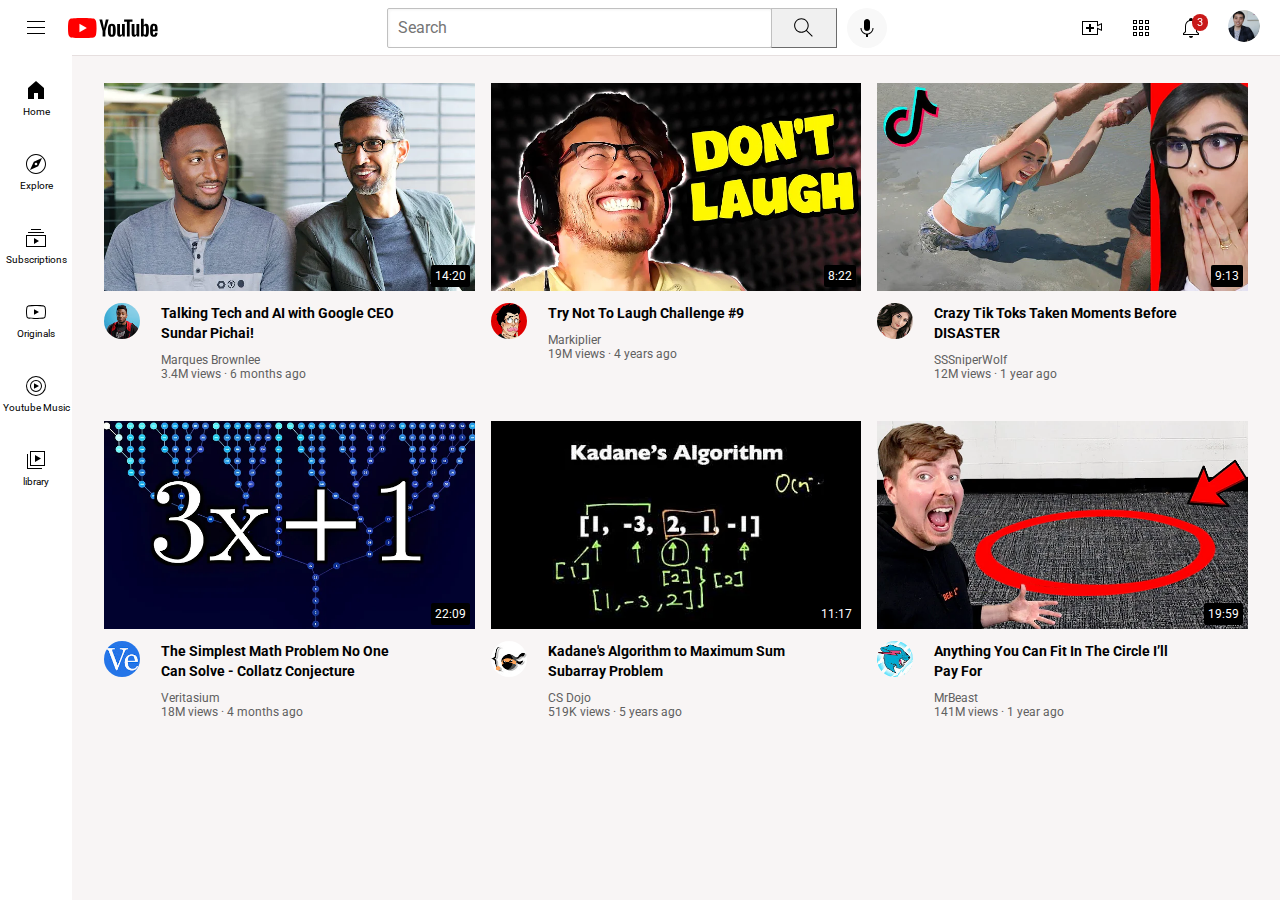
<file: index.html>
<!DOCTYPE html>
<html>
<head>
    <title>Youtube.com Clone</title>

    <link rel="preconnect" href="https://fonts.googleapis.com">
<link rel="preconnect" href="https://fonts.gstatic.com" crossorigin>
<link href="https://fonts.googleapis.com/css2?family=Roboto:ital,wght@0,100;0,300;0,400;0,500;0,700;0,900;1,100;1,300;1,400;1,500;1,700;1,900&display=swap" rel="stylesheet">
   

<link rel="stylesheet" href="styles/general.css">
<link rel="stylesheet" href="styles/header.css">
<link rel="stylesheet" href="styles/video.css">
<link rel="stylesheet" href="styles/sidebar.css">
</head>
 <body>

    <div class="header">
        <div class="left-section">
            <img class="hamburger-menu" src="icons/hamburger-menu.svg">
            <img class="youtube-logo" src="icons/youtube-logo.svg">
        </section></div>
        <div class="middle-section"><input class="search-bar" type="text" placeholder="Search">
        <button class="search-button">
            <img class="search-icon" src="icons/search.svg">
            <div class="tooltip">Search</div>
        </button>
        <button class="voice-button">
            <img class="voice-icon" src="icons/voice-search-icon.svg">
            <div class="tooltip">Search with your voice</div>
        </button>
        </div>
        <div class="right-section">
            <div class="upload-icon-container"><img class="upload-icon" src="icons/upload.svg">
                <div class="tooltip">Create</div></div>
            <div class="youtube-apps-icon-container"><img class="youtube-apps-icon" src="icons/youtube-apps.svg">
             <div class="tooltip">Youtube Apps</div>
            </div>
            <div> <div class="notication-icon-container">
                <img class="notifications-icon" src="icons/notifications.svg">
                <div class="tooltip">Notifications</div>
                <div class="notication-count">3</div>
               </div></div>
            <div><img class="current-user-pictures" src="channel-pictures/my-channel.jpeg"></div>      
               
                      
        </div>
        
    </div>
    <div class="sidebar">
        <div class="sidebar-link">
            <img src="icons/home.svg">
            <div>Home</div>
        </div>
        <div class="sidebar-link">
            <img src="icons/explore.svg">
            <div>Explore</div>
        </div>
        <div class="sidebar-link">
            <img src="icons/subscriptions.svg">
            <div>Subscriptions</div>
        </div>
        <div class="sidebar-link">
            <img src="icons/originals.svg">
            <div>Originals</div>
        </div>
        <div class="sidebar-link">
            <img src="icons/youtube-music.svg">
            <div>Youtube Music</div>
        </div>
        <div class="sidebar-link">
            <img src="icons/library.svg">
            <div>library</div>
        </div>
    </div>
    
 <div class="video-grid">           
    <div class="video-preview">
            <div class="thumbnail-row">
            <img class="thumbnail" src="thumbnails/thumbnail-1.webp">
            <div class="video-time">14:20</div>
            </div>
            <div class="video-info-grid">
                    <div class="channel-pic1"><img class="prf1" src="channel-pictures/channel-1.jpeg"></div>
                
            <div class="video-info"><p class="video-title">Talking Tech and AI with Google CEO Sundar Pichai!</p>
                <p class="video-author">Marques Brownlee</p>
                <p class="video-stats">3.4M views 	&middot; 6 months ago</p></div>
            </div>
            
        </div>
        

    
    <div class="video-preview">
        <div class="thumbnail-row">
        <img class="thumbnail" src="thumbnails/thumbnail-2.webp">
        <div class="video-time">8:22</div>
        </div>
        <div class="video-info-grid">
                <div class="channel-pic1"><img class="prf1" src="channel-pictures/channel-2.jpeg"></div>
            
        <div class="video-info"><p class="video-title">
            Try Not To Laugh Challenge #9</p>
            <p class="video-author">Markiplier</p>
            <p class="video-stats">19M views · 4 years ago </p></div>
        </div>
       

    </div>
    
    <div class="video-preview">
        <div class="thumbnail-row">
        <img class="thumbnail" src="thumbnails/thumbnail-3.webp">
        <div class="video-time">9:13</div> 
        </div>
        <div class="video-info-grid">
                <div class="channel-pic1"><img class="prf1" src="channel-pictures/channel-3.jpeg"></div>
            
        <div class="video-info"><p class="video-title">Crazy Tik Toks Taken Moments Before DISASTER</p>
            <p class="video-author">SSSniperWolf</p>
            <p class="video-stats">12M views · 1 year ago</p></div>
        </div>
        
    </div>
    
    <div class="video-preview">
        <div class="thumbnail-row">
        <img class="thumbnail" src="thumbnails/thumbnail-4.webp">
        <div class="video-time">22:09</div>
        </div>
        <div class="video-info-grid">
                <div class="channel-pic1"><img class="prf1" src="channel-pictures/channel-4.jpeg"></div>
            
        <div class="video-info"><p class="video-title">
            The Simplest Math Problem No One Can Solve - Collatz Conjecture</p>
            <p class="video-author">Veritasium</p>
            <p class="video-stats">18M views · 4 months ago</p></div>
        </div>
       

    </div>


<div class="video-preview">
    <div class="thumbnail-row">
    <img class="thumbnail" src="thumbnails/thumbnail-5.webp">
    <div class="video-time">11:17</div>
    </div>
    <div class="video-info-grid">
            <div class="channel-pic1"><img class="prf1" src="channel-pictures/channel-5.jpeg"></div>
        
    <div class="video-info"><p class="video-title">
        Kadane's Algorithm to Maximum Sum Subarray Problem</p>
        <p class="video-author">CS Dojo</p>
        <p class="video-stats">519K views · 5 years ago</p></div>
    </div>
    
</div>

<div class="video-preview">
    <div class="thumbnail-row">
    <img class="thumbnail" src="thumbnails/thumbnail-6.webp">
    <div class="video-time">19:59</div>
    </div>
    <div class="video-info-grid">
            <div class="channel-pic1"><img class="prf1" src="channel-pictures/channel-6.jpeg"></div>
        
    <div class="video-info"><p class="video-title">Anything You Can Fit In The Circle I’ll Pay For</p>
        <p class="video-author">MrBeast</p>
        <p class="video-stats">141M views · 1 year ago</p></div>
    </div>
   

</div>
</div> 
 

</body>
</html>
</file>
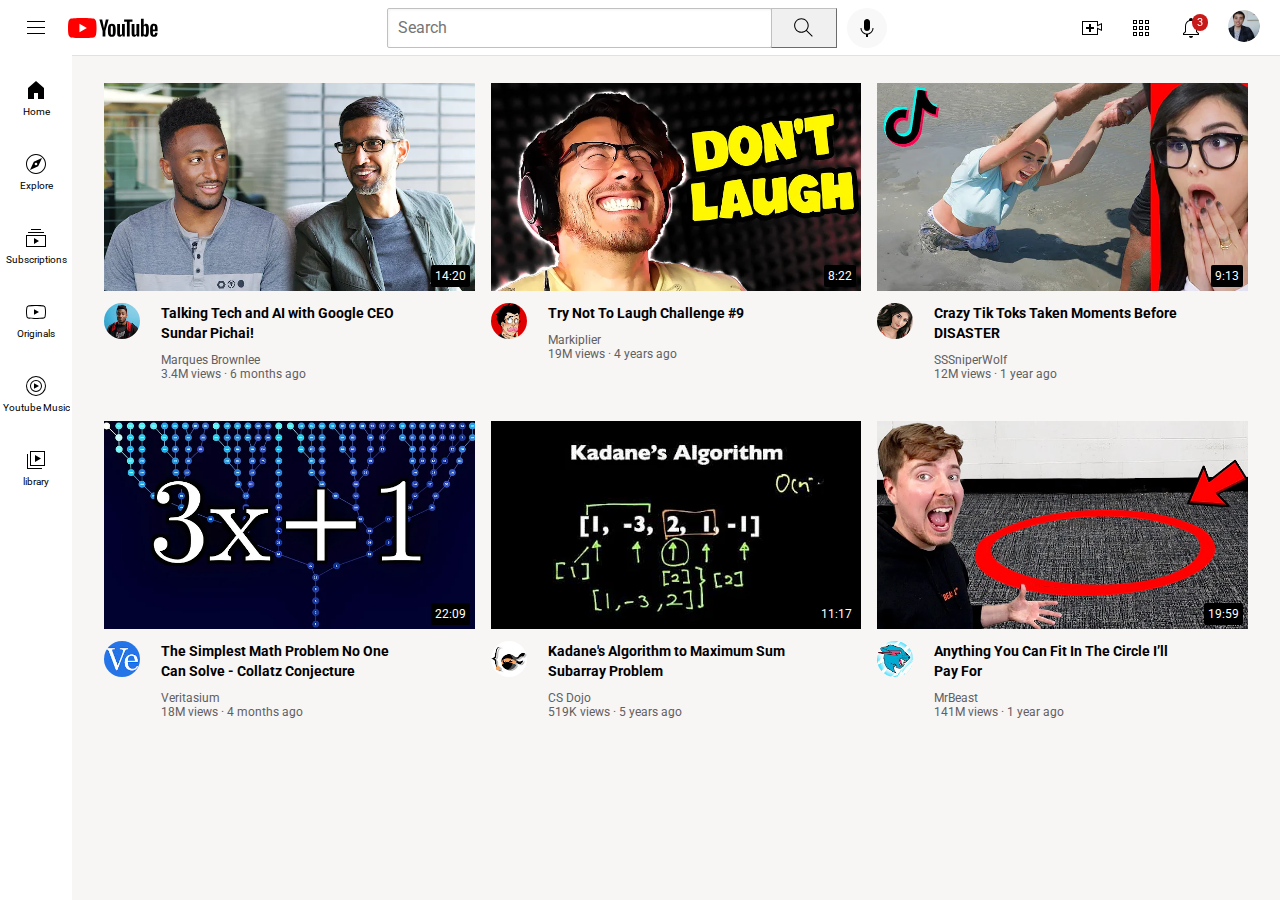
<file: youtube.html>
<!DOCTYPE html>
<html>
<head>
    <title>Youtube.com Clone</title>

    <link rel="preconnect" href="https://fonts.googleapis.com">
<link rel="preconnect" href="https://fonts.gstatic.com" crossorigin>
<link href="https://fonts.googleapis.com/css2?family=Roboto:ital,wght@0,100;0,300;0,400;0,500;0,700;0,900;1,100;1,300;1,400;1,500;1,700;1,900&display=swap" rel="stylesheet">
   

<link rel="stylesheet" href="styles/general.css">
<link rel="stylesheet" href="styles/header.css">
<link rel="stylesheet" href="styles/video.css">
<link rel="stylesheet" href="styles/sidebar.css">
</head>
 <body>

    <div class="header">
        <div class="left-section">
            <img class="hamburger-menu" src="icons/hamburger-menu.svg">
            <img class="youtube-logo" src="icons/youtube-logo.svg">
        </section></div>
        <div class="middle-section"><input class="search-bar" type="text" placeholder="Search">
        <button class="search-button">
            <img class="search-icon" src="icons/search.svg">
            <div class="tooltip">Search</div>
        </button>
        <button class="voice-button">
            <img class="voice-icon" src="icons/voice-search-icon.svg">
            <div class="tooltip">Search with your voice</div>
        </button>
        </div>
        <div class="right-section">
            <div class="upload-icon-container"><img class="upload-icon" src="icons/upload.svg">
                <div class="tooltip">Create</div></div>
            <div class="youtube-apps-icon-container"><img class="youtube-apps-icon" src="icons/youtube-apps.svg">
             <div class="tooltip">Youtube Apps</div>
            </div>
            <div> <div class="notication-icon-container">
                <img class="notifications-icon" src="icons/notifications.svg">
                <div class="tooltip">Notifications</div>
                <div class="notication-count">3</div>
               </div></div>
            <div><img class="current-user-pictures" src="channel-pictures/my-channel.jpeg"></div>      
               
                      
        </div>
        
    </div>
    <div class="sidebar">
        <div class="sidebar-link">
            <img src="icons/home.svg">
            <div>Home</div>
        </div>
        <div class="sidebar-link">
            <img src="icons/explore.svg">
            <div>Explore</div>
        </div>
        <div class="sidebar-link">
            <img src="icons/subscriptions.svg">
            <div>Subscriptions</div>
        </div>
        <div class="sidebar-link">
            <img src="icons/originals.svg">
            <div>Originals</div>
        </div>
        <div class="sidebar-link">
            <img src="icons/youtube-music.svg">
            <div>Youtube Music</div>
        </div>
        <div class="sidebar-link">
            <img src="icons/library.svg">
            <div>library</div>
        </div>
    </div>
    
 <div class="video-grid">           
    <div class="video-preview">
            <div class="thumbnail-row">
            <img class="thumbnail" src="thumbnails/thumbnail-1.webp">
            <div class="video-time">14:20</div>
            </div>
            <div class="video-info-grid">
                    <div class="channel-pic1"><img class="prf1" src="channel-pictures/channel-1.jpeg"></div>
                
            <div class="video-info"><p class="video-title">Talking Tech and AI with Google CEO Sundar Pichai!</p>
                <p class="video-author">Marques Brownlee</p>
                <p class="video-stats">3.4M views 	&middot; 6 months ago</p></div>
            </div>
            
        </div>
        

    
    <div class="video-preview">
        <div class="thumbnail-row">
        <img class="thumbnail" src="thumbnails/thumbnail-2.webp">
        <div class="video-time">8:22</div>
        </div>
        <div class="video-info-grid">
                <div class="channel-pic1"><img class="prf1" src="channel-pictures/channel-2.jpeg"></div>
            
        <div class="video-info"><p class="video-title">
            Try Not To Laugh Challenge #9</p>
            <p class="video-author">Markiplier</p>
            <p class="video-stats">19M views · 4 years ago </p></div>
        </div>
       

    </div>
    
    <div class="video-preview">
        <div class="thumbnail-row">
        <img class="thumbnail" src="thumbnails/thumbnail-3.webp">
        <div class="video-time">9:13</div> 
        </div>
        <div class="video-info-grid">
                <div class="channel-pic1"><img class="prf1" src="channel-pictures/channel-3.jpeg"></div>
            
        <div class="video-info"><p class="video-title">Crazy Tik Toks Taken Moments Before DISASTER</p>
            <p class="video-author">SSSniperWolf</p>
            <p class="video-stats">12M views · 1 year ago</p></div>
        </div>
        
    </div>
    
    <div class="video-preview">
        <div class="thumbnail-row">
        <img class="thumbnail" src="thumbnails/thumbnail-4.webp">
        <div class="video-time">22:09</div>
        </div>
        <div class="video-info-grid">
                <div class="channel-pic1"><img class="prf1" src="channel-pictures/channel-4.jpeg"></div>
            
        <div class="video-info"><p class="video-title">
            The Simplest Math Problem No One Can Solve - Collatz Conjecture</p>
            <p class="video-author">Veritasium</p>
            <p class="video-stats">18M views · 4 months ago</p></div>
        </div>
       

    </div>


<div class="video-preview">
    <div class="thumbnail-row">
    <img class="thumbnail" src="thumbnails/thumbnail-5.webp">
    <div class="video-time">11:17</div>
    </div>
    <div class="video-info-grid">
            <div class="channel-pic1"><img class="prf1" src="channel-pictures/channel-5.jpeg"></div>
        
    <div class="video-info"><p class="video-title">
        Kadane's Algorithm to Maximum Sum Subarray Problem</p>
        <p class="video-author">CS Dojo</p>
        <p class="video-stats">519K views · 5 years ago</p></div>
    </div>
    
</div>

<div class="video-preview">
    <div class="thumbnail-row">
    <img class="thumbnail" src="thumbnails/thumbnail-6.webp">
    <div class="video-time">19:59</div>
    </div>
    <div class="video-info-grid">
            <div class="channel-pic1"><img class="prf1" src="channel-pictures/channel-6.jpeg"></div>
        
    <div class="video-info"><p class="video-title">Anything You Can Fit In The Circle I’ll Pay For</p>
        <p class="video-author">MrBeast</p>
        <p class="video-stats">141M views · 1 year ago</p></div>
    </div>
   

</div>
</div> 
 

</body>
</html>
</file>
<file: styles/general.css>
p{
  font-family: Roboto,Arial;
  margin-top: 0;
  margin-bottom: 0;
}

body{
  padding-top: 75px;
  padding-left: 96px;
  padding-right: 24px;
  background-color: rgb(248, 245, 245);
 
}
</file>
<file: styles/header.css>
.header{
  height: 55px;
  display: flex;
   flex-direction: row;
   justify-content: space-between;
   position: fixed;
   top: 0;
   left: 0;
   right: 0;
   background-color: white;
   border-bottom-width:1px ;
   border-bottom-style:solid ;
   border-bottom-color: rgb(230, 223, 223);
   z-index: 100;
}
.left-section{
  display: flex;
  align-items: center;
  
  
}
.hamburger-menu{
  height: 24px;
  margin-left: 24px ;
  margin-right: 20px;
}
.youtube-logo{
  height: 20px;
}
.middle-section{
  flex: 1;
  margin-left: 70px;
  margin-right: 35px;
  max-width: 500px;
  display: flex;
  align-items: center;
}
.search-bar{
  flex: 1;
  height: 36px;
  padding-left: 10px;
  font-size: 16px;
  border-width: 1px;
  border-style: solid;
  border-color: rgb(192, 192, 192);
  border-radius: 2px;
  box-shadow:inset 1px 1px 3px rgba(0, 0, 0, 0.05);
  width: 0;
}
.search-bar::placeholder{
  font-family: roboto,arial;
  font-size:16px;
}
.search-button{
  height: 40px;
  width: 66px;
  background-color: rgb( 240, 240, 240);
  border-width: 1px;
  border-color:  rgb(192, 192, 192) ;
  margin-left: -1px;
  margin-right: 10px;
  }
.search-button,
.voice-button,
.upload-icon-container,
.notication-icon-container,
.youtube-apps-icon-container{
  position: relative;
  display: flex;
  justify-content: center;
  align-items: center; 
}
.search-button .tooltip,
.voice-button .tooltip,
.upload-icon-container .tooltip,
.notication-icon-container .tooltip,
.youtube-apps-icon-container .tooltip{
  font-family: Roboto,arial;
  position: absolute;
  background-color: gray;
  color: white;
  padding-top: 4px;
  padding-bottom: 4px;
  padding-right: 8px;
  padding-left: 8px;
  border-radius: 2px;
  font-size: 12px;
  bottom: -30px;
  opacity: 0;
  transition: opacity 0.15s; 
  pointer-events: none;
  white-space: nowrap;
}
.search-button:hover .tooltip,
.voice-button:hover .tooltip,
.upload-icon-container:hover .tooltip,
.notication-icon-container:hover .tooltip,
.youtube-apps-icon-container:hover .tooltip{
  opacity: 1;
}
.search-icon{
  height: 25px;
 }

.voice-button{
  height: 40px;
  width: 40px;
  border-radius: 20px;
  border: none;
  background-color: rgb(248,248,248);
}
.voice-icon{
  height: 24px;
  }
.right-section{
  width: 180px;
  display: flex;
  align-items: center;
  justify-content: space-between;
  margin-right: 20px;
  flex-shrink: 0;
  }
  .upload-icon{
    height: 24px;
  }
  .youtube-apps-icon{
    height: 24px;
  }
  .notifications-icon{
    height: 24px;
  }
  .notication-icon-container{
    position: relative;
  }
  .notication-count{
    position: absolute;
    top: -2px;
    right: -5px;
    background-color: rgb(201, 26, 26);
    color: white;
    border-radius: 10px;
    font-family: roboto,arial;
    font-size: 11px;
    padding-left: 5px;
    padding-right: 5px;
    padding-bottom: 2px;
    padding-top: 2px;
  }
  .current-user-pictures{
    height: 32px;
    border-radius: 16px;
  }
</file>
<file: styles/video.css>
.video-grid{
  display: grid;
  grid-template-columns: 1fr 1fr 1fr;
  column-gap: 16px;
  row-gap: 40px;
}
@media (max-width:750px){
  .video-grid {
    grid-template-columns: 1fr 1fr;}
  
}
@media (min-width: 751px) and (max-width:999px){
  .video-grid {
    grid-template-columns: 1fr 1fr 1fr;}
}
@media (min-width: 1000px;){
  .video-grid {
    grid-template-columns: 1fr 1fr 1fr 1fr;}
}

  
.thumbnail{
  width:100%;
           }

.prf1{
  object-fit: contain;
  width: 36px;
  border-radius: 50px;
   } 
   .video-info-grid{
      display: grid;
      grid-template-columns: 50px 1fr;
   }
.channel-pic1{
  
  width: 100%;
  vertical-align: top;
}
.video-info{
  margin-left: 7px;
  width: 245px;
  
}
.video-title{
  margin-top: 0;
  font-size: 14px;
  font-weight: bold;
  line-height: 20px;
  margin-bottom: 10px;
}
.thumbnail-row{
  margin-bottom: 8px;
  position: relative;
}
.video-author{
  font-size: 12px;
  color: rgb(96,96,96);
  margin-bottom: 4 px;
}
.video-stats{
  font-size: 12px;
  color: rgb(96,96,96);
}
.video-time{
  background-color: black;
  color: white;
  position: absolute;
  bottom: 8px; 
  right: 5px; 
  font-family: roboto,arial;
  font-size: 12px;
  font-weight: 500px;
  padding-left: 4px;
  padding-right: 4px;
  padding-top: 4px;
  padding-bottom: 4px;
  border-radius: 2px;  
}
</file>
<file: styles/sidebar.css>
.sidebar{
  position: fixed;
  left: 0;
  bottom: 0;
  top: 55px;
  background-color: white;
  width: 72px;
  z-index: 200;
  padding-top: 5px;
}
.sidebar-link{
    height: 74px;
    display: flex;
  justify-content: center;
  align-items: center;
  flex-direction: column;  
}
.sidebar-link:hover {
  background-color: rgb(238, 238, 238);  
  cursor: pointer;
}
.sidebar img {
  height: 24px;
  margin-bottom: 4px;
}
.sidebar-link div{
  font-family: roboto,Arial;
  font-size: 10px;
}
</file>
